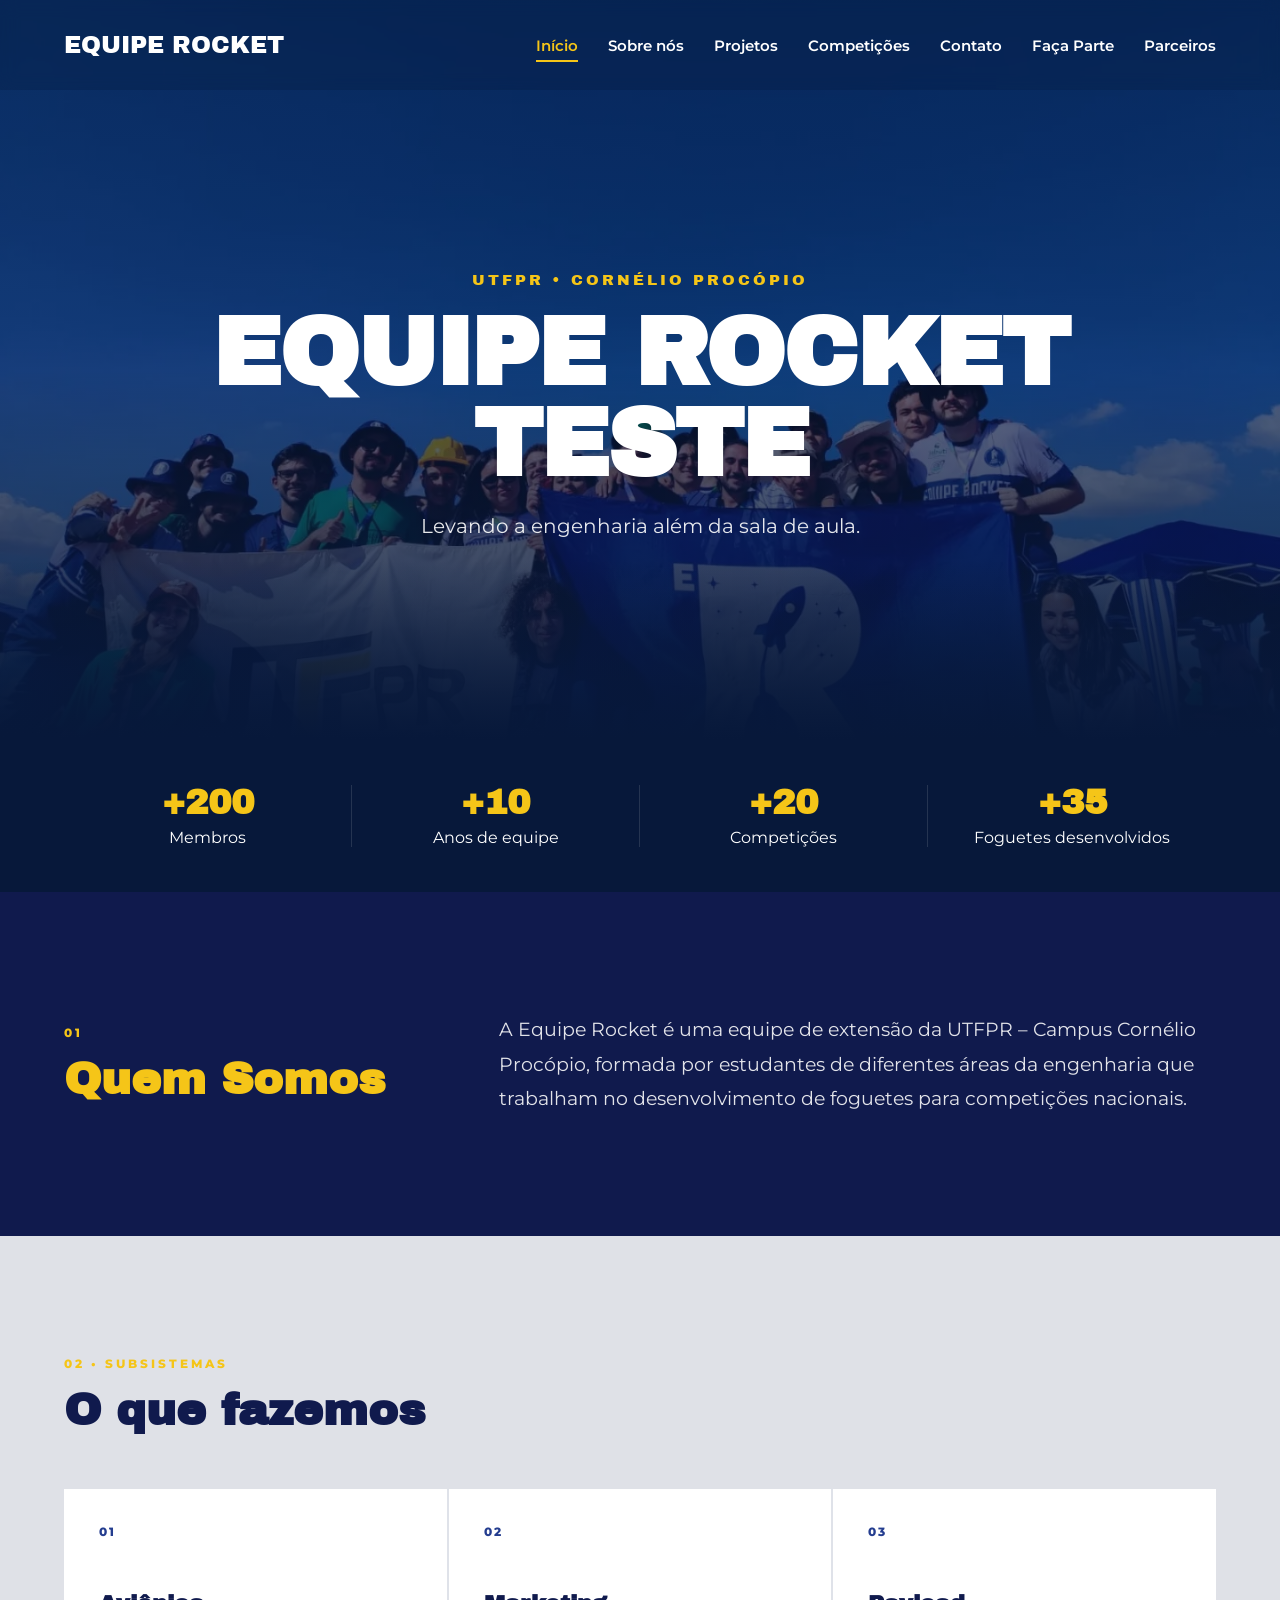
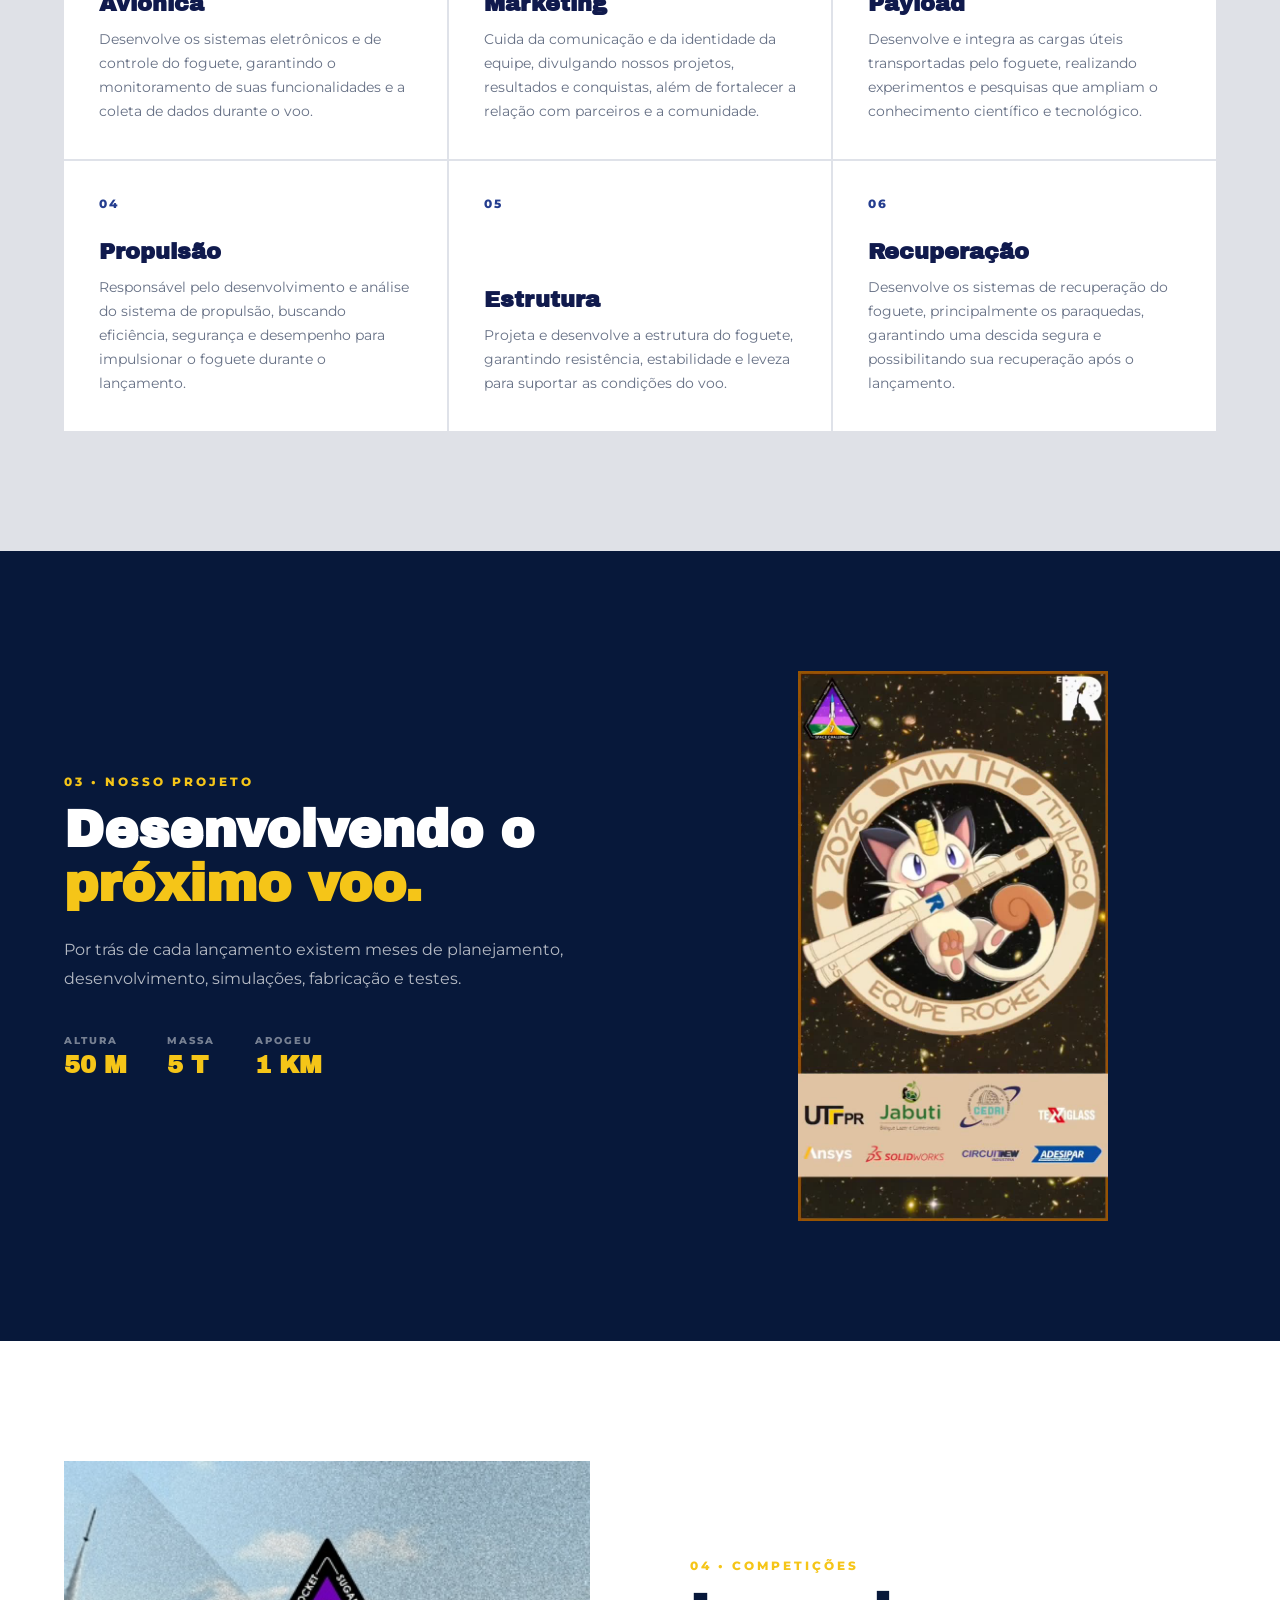
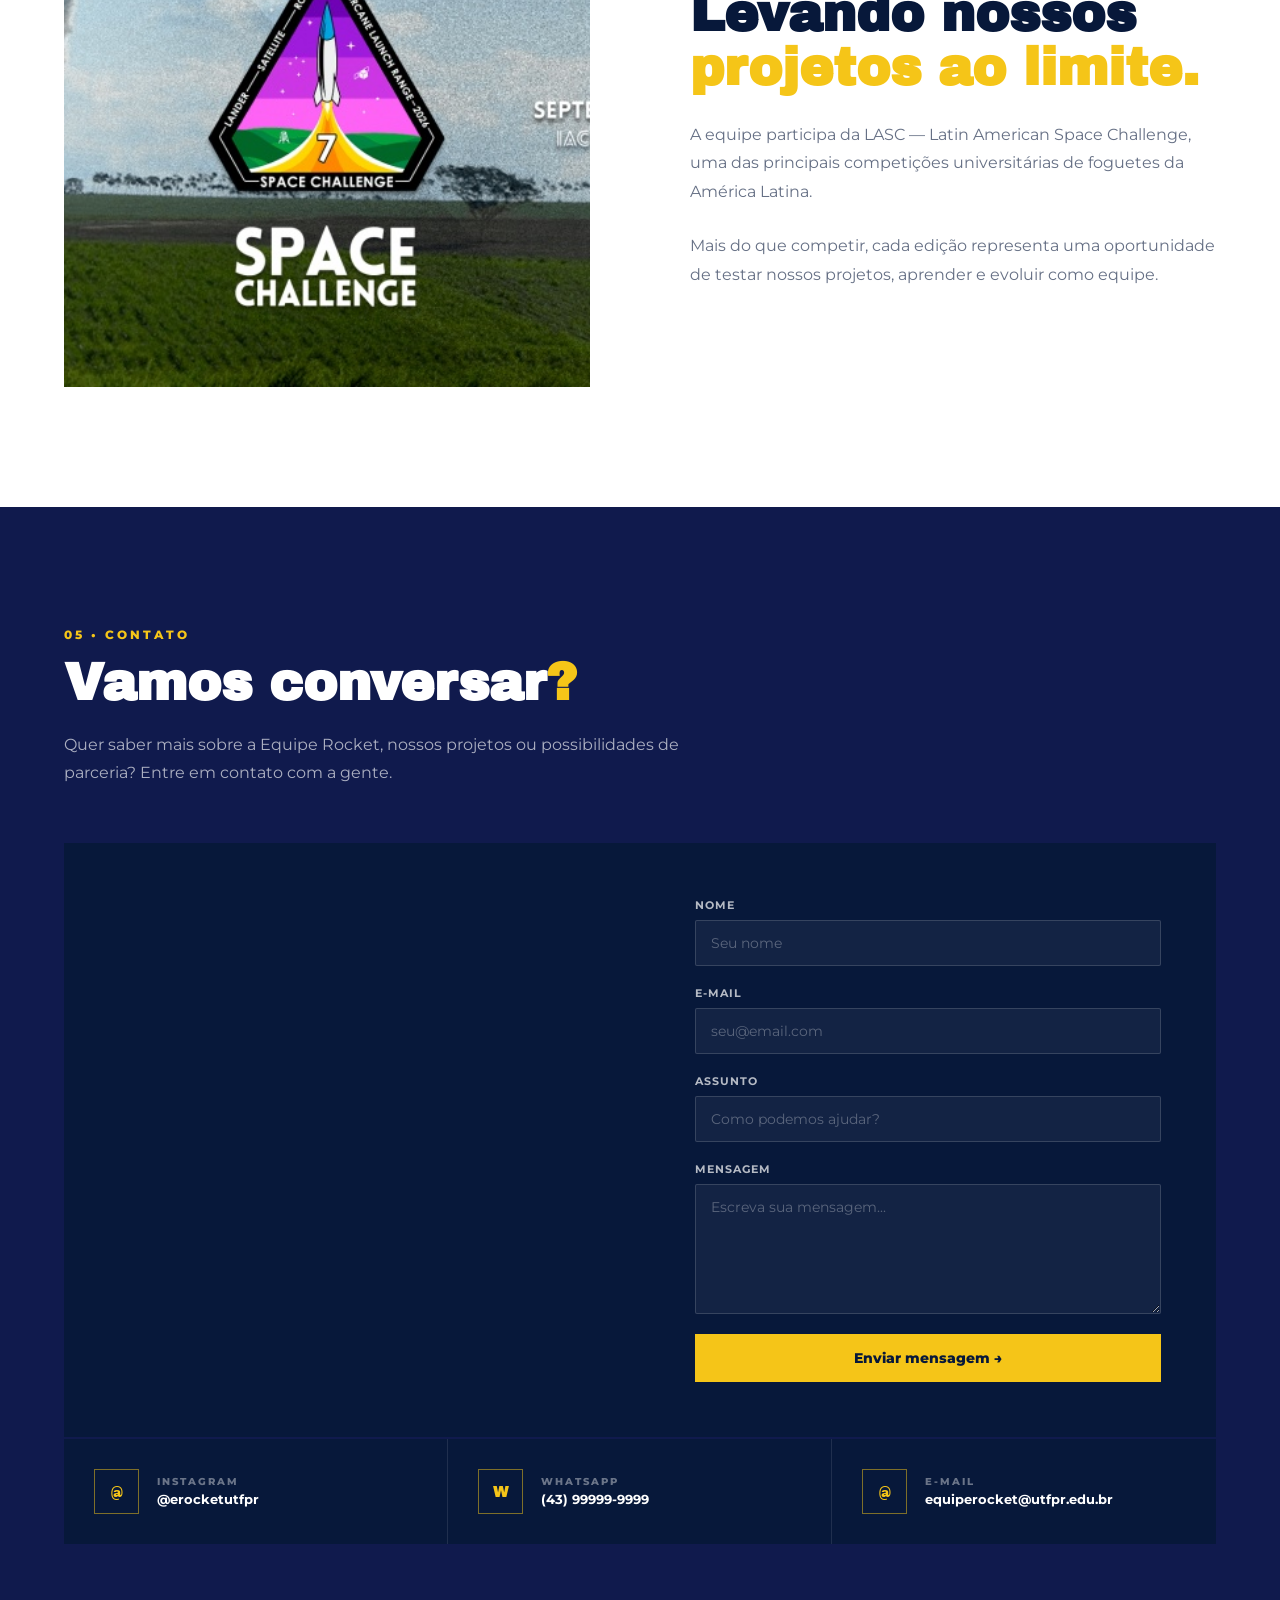
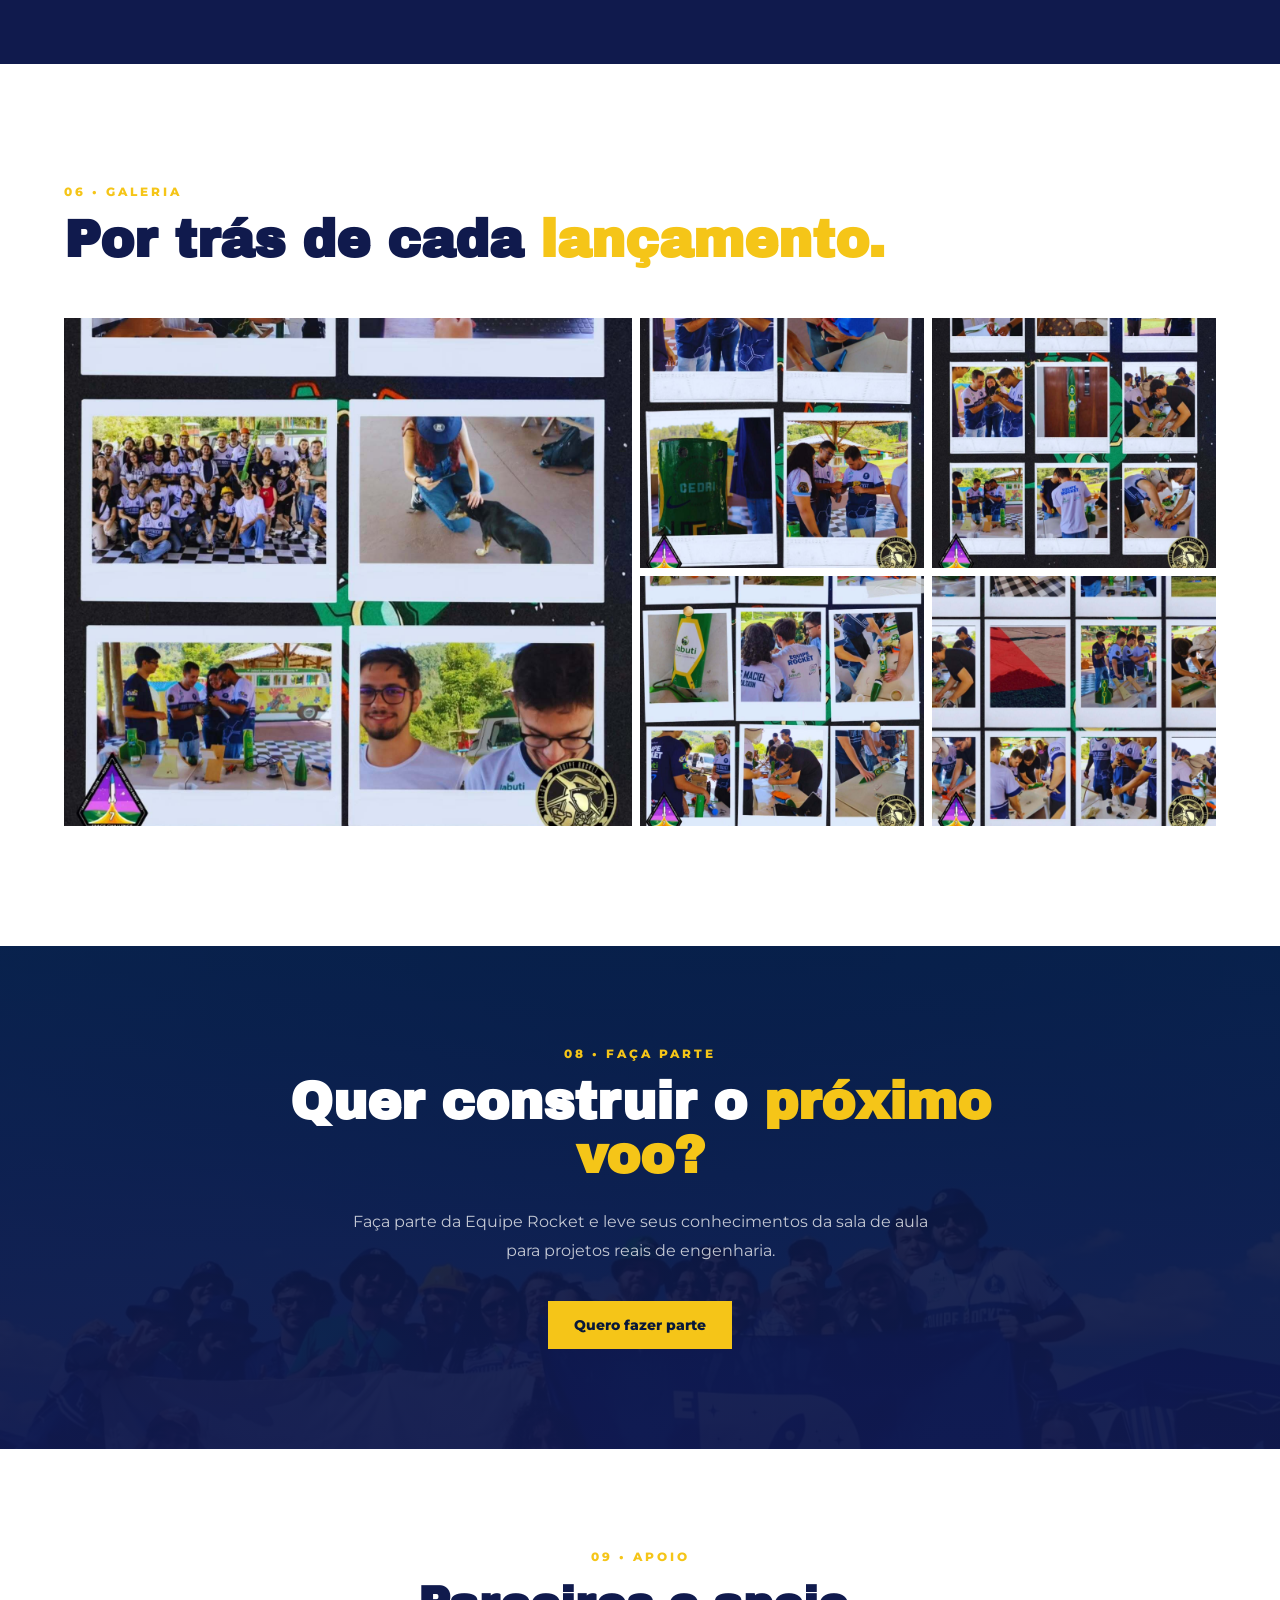
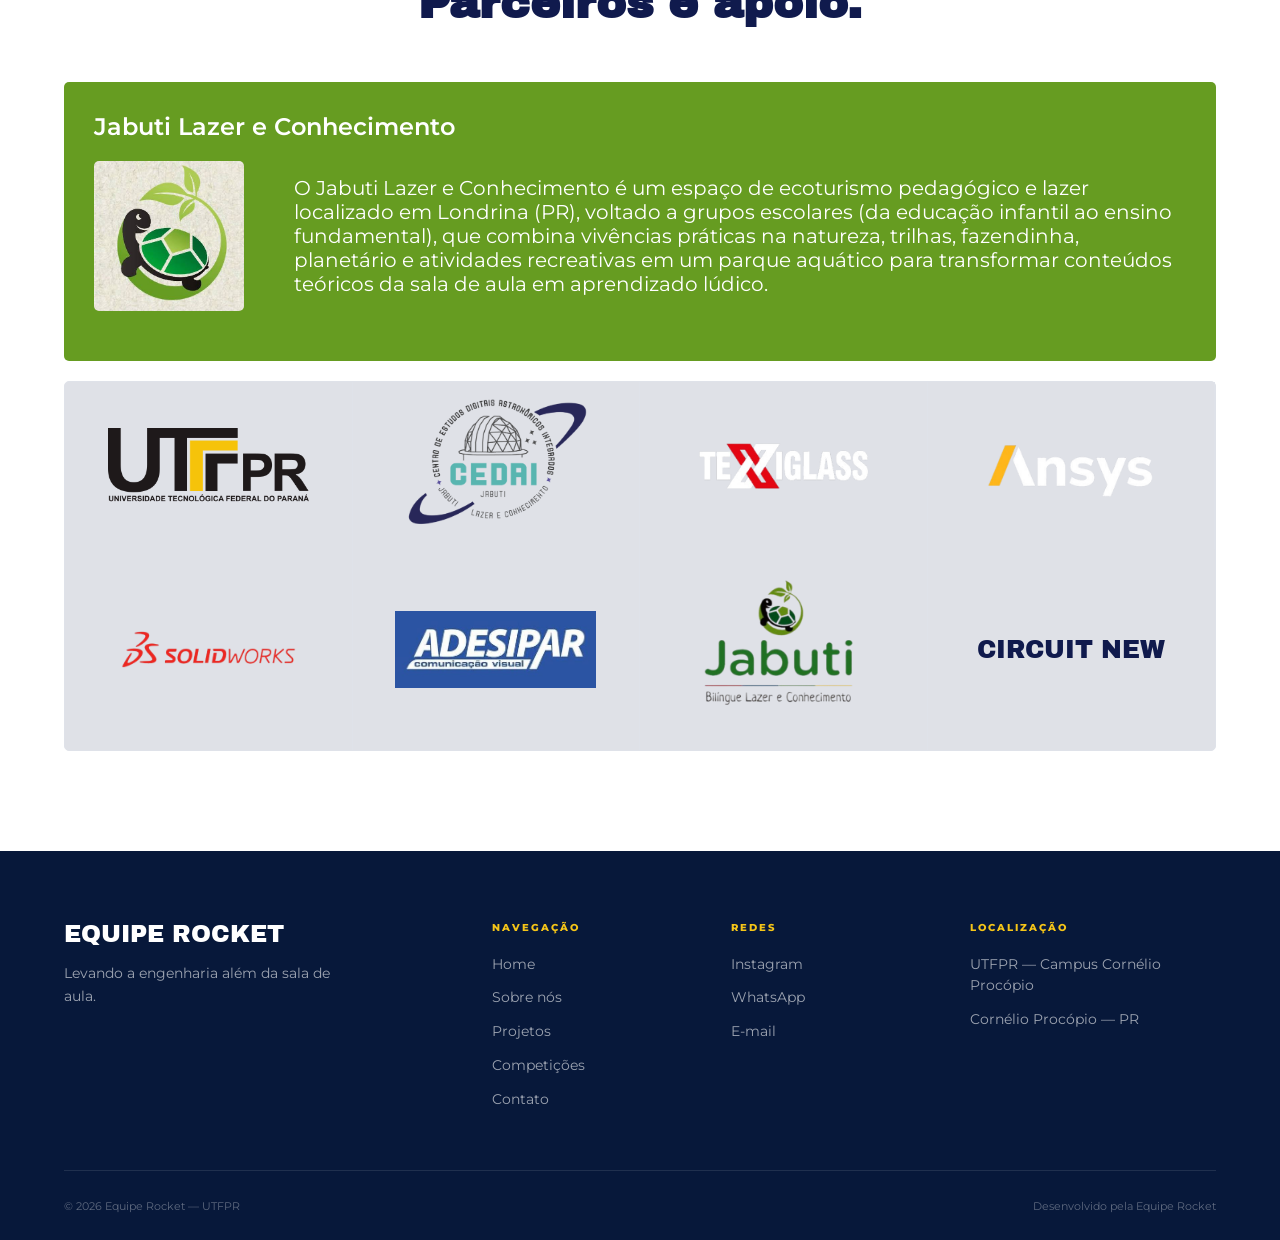
<file: index.html>
<!doctype html>
<html lang="pt-BR">
  <head>
    <meta charset="UTF-8" />
    <meta name="viewport" content="width=device-width, initial-scale=1.0" />
    <meta
      name="description"
      content="Equipe Rocket UTFPR Cornélio Procópio — desenvolvimento de foguetes e participação em competições aeroespaciais."
    />
    <title>Equipe Rocket | UTFPR Cornélio Procópio</title>
    <link rel="icon" href="./assets/images/logo_rocket.ico" />

    <!-- Fontes -->
    <link rel="preconnect" href="https://fonts.googleapis.com" />
    <link rel="preconnect" href="https://fonts.gstatic.com" crossorigin />
    <link
      href="https://fonts.googleapis.com/css2?family=Archivo+Black&family=Montserrat:ital,wght@0,100..900;1,100..900&display=swap"
      rel="stylesheet"
    />

    <!-- CSS -->
    <link rel="stylesheet" href="./assets/css/boot.css" />
    <link rel="stylesheet" href="./assets/css/home.css" />

    <!-- JS -->
    <script src="./assets/js/menu.js" defer></script>
  </head>

  <body>
    <!-- HEADER -->
    <header class="header">
      <div class="header__content">
        <a href="./index.html" class="header__logo"> EQUIPE ROCKET </a>

        <button
          class="menu-toggle"
          type="button"
          aria-label="Abrir menu"
          aria-expanded="false"
          aria-controls="main-menu"
        >
          <span></span>
          <span></span>
          <span></span>
        </button>

        <nav
          class="header__nav"
          id="main-menu"
          aria-label="Navegação principal"
        >
          <ul class="header__list">
            <li><a href="#inicio" class="header__link active"> Início </a></li>
            <li><a href="#about" class="header__link"> Sobre nós </a></li>
            <li><a href="#projeto" class="header__link"> Projetos </a></li>
            <li>
              <a href="#competicoes" class="header__link"> Competições </a>
            </li>
            <li><a href="#contato" class="header__link"> Contato </a></li>
            <li><a href="#facaparte" class="header__link"> Faça Parte </a></li>
            <li><a href="#parceiros" class="header__link"> Parceiros </a></li>
          </ul>
        </nav>
      </div>
    </header>

    <main>
      <!-- HERO -->
      <section class="hero" id="inicio">
        <img
          class="hero__image"
          src="./assets/images/banner02.jpg"
          alt="Equipe Rocket da UTFPR Cornélio Procópio"
        />
        <div class="hero__overlay"></div>
        <div class="hero__gradient"></div>

        <div class="hero__content">
          <p class="hero__university">UTFPR • CORNÉLIO PROCÓPIO</p>
          <h1 class="hero__title" id="cms-titulo-hero">EQUIPE ROCKET</h1>
          <p class="hero__subtitle" id="cms-subtitulo">
            Levando a engenharia além da sala de aula.
          </p>
        </div>
      </section>

      <!-- ESTATÍSTICAS -->
      <section class="stats">
        <div class="container">
          <div class="stats__grid">
            <article class="stat">
              <strong id="cms-membros"> +200 </strong>
              <span> Membros </span>
            </article>

            <article class="stat">
              <strong id="cms-anos"> +10 </strong>
              <span> Anos de equipe </span>
            </article>

            <article class="stat">
              <strong id="cms-competicoes"> +20 </strong>
              <span> Competições </span>
            </article>

            <article class="stat">
              <strong id="cms-foguetes"> +35 </strong>
              <span> Foguetes desenvolvidos </span>
            </article>
          </div>
        </div>
      </section>

      <!-- QUEM SOMOS -->
      <section class="about" id="about">
        <div class="container">
          <div class="about__content">
            <div class="section-heading">
              <span class="section-heading__number"> 01 </span>
              <h2 class="section-heading__title">Quem Somos</h2>
            </div>

            <div class="about__text">
              <p id="cms-sobre-texto">
                A Equipe Rocket é uma equipe de extensão da UTFPR – Campus
                Cornélio Procópio, formada por estudantes de diferentes áreas da
                engenharia que trabalham no desenvolvimento de foguetes para
                competições nacionais.
              </p>
            </div>
          </div>
        </div>
      </section>

      <!-- SUBSISTEMAS -->
      <section class="subsystems">
        <div class="container">
          <div class="section-title">
            <span> 02 • SUBSISTEMAS </span>
            <h2>O que fazemos</h2>
          </div>

          <div class="subsystems__grid">
            <article class="subsystem-card">
              <span class="subsystem-card__number"> 01 </span>
              <h3>Aviônica</h3>
              <p>
                Desenvolve os sistemas eletrônicos e de controle do foguete,
                garantindo o monitoramento de suas funcionalidades e a coleta de
                dados durante o voo.
              </p>
            </article>

            <article class="subsystem-card">
              <span class="subsystem-card__number"> 02 </span>
              <h3>Marketing</h3>
              <p>
                Cuida da comunicação e da identidade da equipe, divulgando
                nossos projetos, resultados e conquistas, além de fortalecer a
                relação com parceiros e a comunidade.
              </p>
            </article>

            <article class="subsystem-card">
              <span class="subsystem-card__number"> 03 </span>
              <h3>Payload</h3>
              <p>
                Desenvolve e integra as cargas úteis transportadas pelo foguete,
                realizando experimentos e pesquisas que ampliam o conhecimento
                científico e tecnológico.
              </p>
            </article>

            <article class="subsystem-card">
              <span class="subsystem-card__number"> 04 </span>
              <h3>Propulsão</h3>
              <p>
                Responsável pelo desenvolvimento e análise do sistema de
                propulsão, buscando eficiência, segurança e desempenho para
                impulsionar o foguete durante o lançamento.
              </p>
            </article>

            <article class="subsystem-card">
              <span class="subsystem-card__number"> 05 </span>
              <h3>Estrutura</h3>
              <p>
                Projeta e desenvolve a estrutura do foguete, garantindo
                resistência, estabilidade e leveza para suportar as condições do
                voo.
              </p>
            </article>

            <article class="subsystem-card">
              <span class="subsystem-card__number"> 06 </span>
              <h3>Recuperação</h3>
              <p>
                Desenvolve os sistemas de recuperação do foguete, principalmente
                os paraquedas, garantindo uma descida segura e possibilitando
                sua recuperação após o lançamento.
              </p>
            </article>
          </div>
        </div>
      </section>

      <!-- NOSSO FOGUETE -->
      <section class="rocket" id="projeto">
        <div class="container">
          <div class="rocket__content">
            <div class="rocket__text">
              <span class="section-number"> 03 • NOSSO PROJETO </span>

              <h2>
                Desenvolvendo o
                <span>próximo voo.</span>
              </h2>

              <p id="cms-foguete-texto">
                Por trás de cada lançamento existem meses de planejamento,
                desenvolvimento, simulações, fabricação e testes.
              </p>

              <div class="rocket__data">
                <div>
                  <span> ALTURA </span>
                  <strong id="cms-foguete-altura"> 1.5 M </strong>
                </div>

                <div>
                  <span> MASSA </span>
                  <strong id="cms-foguete-massa"> 5 Kg </strong>
                </div>

                <div>
                  <span> APOGEU </span>
                  <strong id="cms-foguete-apogeu"> 1 KM </strong>
                </div>
              </div>
            </div>

            <div class="rocket__image">
              <img
                id="cms-foguete-imagem"
                src="./assets/images/foguete.jpg"
                alt="Foguete desenvolvido pela Equipe Rocket"
              />
            </div>
          </div>
        </div>
      </section>

      <!-- COMPETIÇÕES -->
      <section class="competitions" id="competicoes">
        <div class="container">
          <div class="competitions__content">
            <div class="competitions__image">
              <img
                src="./assets/images/lasc.png"
                alt="Equipe Rocket durante uma competição"
              />
            </div>

            <div class="competitions__text">
              <span class="section-number"> 04 • COMPETIÇÕES </span>

              <h2>
                Levando nossos
                <span>projetos ao limite.</span>
              </h2>

              <p>
                A equipe participa da LASC — Latin American Space Challenge, uma
                das principais competições universitárias de foguetes da América
                Latina.
              </p>

              <p>
                Mais do que competir, cada edição representa uma oportunidade de
                testar nossos projetos, aprender e evoluir como equipe.
              </p>
            </div>
          </div>
        </div>
      </section>

      <!-- CONTATO -->
      <section class="contact" id="contato">
        <div class="container">
          <div class="contact__heading">
            <span class="section-number"> 05 • CONTATO </span>
            <h2>Vamos conversar<span>?</span></h2>
            <p>
              Quer saber mais sobre a Equipe Rocket, nossos projetos ou
              possibilidades de parceria? Entre em contato com a gente.
            </p>
          </div>

          <div class="contact__grid">
            <!-- MAPA -->
            <div class="contact__map">
              <iframe
                src="https://www.google.com/maps?q=UTFPR%20Corn%C3%A9lio%20Proc%C3%B3pio%20-%20Av.%20Alberto%20Carazzai%2C%201640&output=embed"
                title="Localização da UTFPR Cornélio Procópio"
                loading="lazy"
                referrerpolicy="no-referrer-when-downgrade"
                allowfullscreen
              ></iframe>
            </div>

            <!-- FORMULÁRIO -->
            <div class="contact__form">
              <form
                action="mailto:SEUEMAIL@EMAIL.COM"
                method="post"
                enctype="text/plain"
              >
                <div class="form-group">
                  <label for="name"> Nome </label>
                  <input
                    type="text"
                    id="name"
                    name="Nome"
                    placeholder="Seu nome"
                    autocomplete="name"
                    required
                  />
                </div>

                <div class="form-group">
                  <label for="email"> E-mail </label>
                  <input
                    type="email"
                    id="email"
                    name="Email"
                    placeholder="seu@email.com"
                    autocomplete="email"
                    required
                  />
                </div>

                <div class="form-group">
                  <label for="subject"> Assunto </label>
                  <input
                    type="text"
                    id="subject"
                    name="Assunto"
                    placeholder="Como podemos ajudar?"
                    required
                  />
                </div>

                <div class="form-group">
                  <label for="message"> Mensagem </label>
                  <textarea
                    id="message"
                    name="Mensagem"
                    rows="5"
                    placeholder="Escreva sua mensagem..."
                    required
                  ></textarea>
                </div>

                <button
                  type="submit"
                  class="button button--yellow em-desenvolvimento"
                >
                  Enviar mensagem →
                </button>
              </form>
            </div>
          </div>

          <!-- CONTATOS -->
          <div class="contact__links">
            <a
              href="https://instagram.com/erocketutfpr"
              target="_blank"
              rel="noopener noreferrer"
              class="contact-link"
            >
              <span class="contact-link__icon"> @ </span>
              <span class="contact-link__content">
                <small> INSTAGRAM </small>
                <strong> @erocketutfpr </strong>
              </span>
            </a>

            <a
              href="https://wa.me/5543999999999"
              target="_blank"
              rel="noopener noreferrer"
              class="contact-link"
            >
              <span class="contact-link__icon"> W </span>
              <span class="contact-link__content">
                <small> WHATSAPP </small>
                <strong> (43) 99999-9999 </strong>
              </span>
            </a>

            <a href="mailto:SEUEMAIL@EMAIL.COM" class="contact-link">
              <span class="contact-link__icon"> @ </span>
              <span class="contact-link__content">
                <small> E-MAIL </small>
                <strong> equiperocket@utfpr.edu.br </strong>
              </span>
            </a>
          </div>
        </div>
      </section>

      <!-- GALERIA -->
      <section class="gallery">
        <div class="container">
          <div class="gallery__heading">
            <div>
              <span class="section-number"> 06 • GALERIA </span>
              <h2>
                Por trás de cada
                <span>lançamento.</span>
              </h2>
            </div>
          </div>

          <!-- Os itens abaixo servem de fallback; o CMS substitui tudo -->
          <div class="gallery__grid" id="cms-galeria">
            <div class="gallery__item gallery__item--large">
              <img src="./assets/images/galeria/01.jpg" alt="Equipe Rocket" />
            </div>
            <div class="gallery__item">
              <img
                src="./assets/images/galeria/02.jpg"
                alt="Equipe Rocket durante desenvolvimento"
              />
            </div>
            <div class="gallery__item">
              <img
                src="./assets/images/galeria/03.jpg"
                alt="Manufatura do foguete"
              />
            </div>
            <div class="gallery__item">
              <img
                src="./assets/images/galeria/04.jpg"
                alt="Equipe Rocket durante competição"
              />
            </div>
            <div class="gallery__item">
              <img
                src="./assets/images/galeria/05.jpg"
                alt="Equipe Rocket durante competição"
              />
            </div>
          </div>
        </div>
      </section>

      <!-- FAÇA PARTE -->
      <section class="join" id="facaparte">
        <div class="join__overlay"></div>

        <div class="container">
          <div class="join__content">
            <span class="section-number"> 08 • FAÇA PARTE </span>

            <h2>
              Quer construir o
              <span>próximo voo?</span>
            </h2>

            <p>
              Faça parte da Equipe Rocket e leve seus conhecimentos da sala de
              aula para projetos reais de engenharia.
            </p>

            <a
              href=""
              id="cms-facaparte"
              class="button button--yellow em-desenvolvimento"
            >
              Quero fazer parte
            </a>
          </div>
        </div>
      </section>

      <!-- PARCEIROS -->
      <section class="partners" id="parceiros">
        <div class="container">
          <div class="section-title section-title--center">
            <span> 09 • APOIO </span>
            <h2>Parceiros e apoio.</h2>
          </div>

          <div class="main_partner">
            <p class="title_jabuti" id="cms-principal-nome">
              Jabuti Lazer e Conhecimento
            </p>
            <div>
              <img
                id="cms-principal-imagem"
                src="./assets/images/patrocinadores/jabuti.jpg"
                alt="Jabuti Lazer e Conhecimento"
              />
              <p id="cms-principal-descricao">
                O Jabuti Lazer e Conhecimento é um espaço de ecoturismo
                pedagógico e lazer localizado em Londrina (PR), voltado a grupos
                escolares (da educação infantil ao ensino fundamental), que
                combina vivências práticas na natureza, trilhas, fazendinha,
                planetário e atividades recreativas em um parque aquático para
                transformar conteúdos teóricos da sala de aula em aprendizado
                lúdico.
              </p>
            </div>
          </div>

          <!-- Fallback; o CMS substitui tudo -->
          <div
            class="partners__grid"
            id="cms-parceiros"
            style="background-color: var(--cinza-claro)"
          >
            <div class="partner">
              <img
                src="./assets/images/patrocinadores/UTFPR_logo.png"
                alt="UTFPR"
              />
            </div>
            <div class="partner">
              <img src="/assets/images/patrocinadores/cedai.png" alt="CEDAI" />
            </div>
            <div class="partner">
              <img
                src="/assets/images/patrocinadores/texiglass.png"
                alt="Texiglass"
              />
            </div>
            <div class="partner">
              <img src="/assets/images/patrocinadores/ansys.png" alt="Ansys" />
            </div>
            <div class="partner">
              <img
                src="/assets/images/patrocinadores/solidworks.png"
                alt="SolidWorks"
              />
            </div>
            <div class="partner">
              <img
                src="/assets/images/patrocinadores/adesipar.jpg"
                alt="Adesipar"
              />
            </div>
            <div class="partner">
              <img
                src="/assets/images/patrocinadores/jabuti2.png"
                alt="Jabuti"
              />
            </div>
            <div class="partner">
              <p>CIRCUIT NEW</p>
            </div>
          </div>
        </div>
      </section>
    </main>

    <!-- FOOTER -->
    <footer class="footer">
      <div class="container">
        <div class="footer__content">
          <div class="footer__brand">
            <span> EQUIPE ROCKET </span>
            <p>Levando a engenharia além da sala de aula.</p>
          </div>

          <div class="footer__column">
            <h3>NAVEGAÇÃO</h3>
            <a href="#inicio"> Home </a>
            <a href="#about"> Sobre nós </a>
            <a href="#projeto"> Projetos </a>
            <a href="#competicoes"> Competições </a>
            <a href="#contato"> Contato </a>
          </div>

          <div class="footer__column">
            <h3>REDES</h3>
            <a
              href="https://instagram.com/erocketutfpr"
              target="_blank"
              rel="noopener noreferrer"
            >
              Instagram
            </a>
            <a
              href="https://wa.me/5543999999999"
              target="_blank"
              rel="noopener noreferrer"
            >
              WhatsApp
            </a>
            <a href="mailto:emailrocket@utfpr"> E-mail </a>
          </div>

          <div class="footer__column">
            <h3>LOCALIZAÇÃO</h3>
            <p>UTFPR — Campus Cornélio Procópio</p>
            <p>Cornélio Procópio — PR</p>
          </div>
        </div>

        <div class="footer__bottom">
          <span> © 2026 Equipe Rocket — UTFPR </span>
          <span> Desenvolvido pela Equipe Rocket </span>
        </div>
      </div>
    </footer>

    <!-- AVISO DE DESENVOLVIMENTO -->
    <div class="development-modal" id="developmentModal">
      <div class="development-modal__content">
        <button
          class="development-modal__close"
          id="developmentModalClose"
          aria-label="Fechar aviso"
        >
          &times;
        </button>

        <span class="development-modal__number"> EM DESENVOLVIMENTO </span>
        <h2>Estamos preparando essa seção.</h2>
        <p>
          Essa parte do site ainda está sendo desenvolvida pela Equipe Rocket.
          Em breve teremos novidades por aqui.
        </p>

        <button class="development-modal__button" id="developmentModalButton">
          Entendi
        </button>
      </div>
    </div>

    <script src="https://identity.netlify.com/v1/netlify-identity-widget.js"></script>

    <script>
      // ---------- Helpers ----------
      const $ = (id) => document.getElementById(id);

      function setText(id, value) {
        const el = $(id);
        if (el && value) el.textContent = value;
      }

      function setImg(id, src, alt) {
        const el = $(id);
        if (el && src) {
          el.src = src;
          if (alt) el.alt = alt;
        }
      }

      // ---------- Puxar dados do CMS e injetar na tela ----------
      fetch("/data/conteudo.json")
        .then((response) => {
          if (!response.ok)
            throw new Error("Arquivo conteudo.json não encontrado");
          return response.json();
        })
        .then((data) => {
          // Hero e Quem Somos
          setText("cms-titulo-hero", data.titulo_hero);
          setText("cms-subtitulo", data.subtitulo);
          setText("cms-sobre-texto", data.sobre_texto);

          // Estatísticas
          const est = data.estatisticas || {};
          setText("cms-membros", est.membros);
          setText("cms-anos", est.anos);
          setText("cms-competicoes", est.competicoes);
          setText("cms-foguetes", est.foguetes);

          // Foguete
          const fog = data.foguete || {};
          setImg("cms-foguete-imagem", fog.imagem);
          setText("cms-foguete-texto", fog.texto);
          setText("cms-foguete-altura", fog.altura);
          setText("cms-foguete-massa", fog.massa);
          setText("cms-foguete-apogeu", fog.apogeu);

          // Galeria (a primeira foto é a grande)
          const galeria = $("cms-galeria");
          if (galeria && Array.isArray(data.galeria) && data.galeria.length) {
            galeria.replaceChildren(
              ...data.galeria.map((item, i) => {
                const div = document.createElement("div");
                div.className =
                  "gallery__item" + (i === 0 ? " gallery__item--large" : "");
                const img = document.createElement("img");
                img.src = item.imagem;
                img.alt = item.alt || "Equipe Rocket";
                img.loading = "lazy";
                div.appendChild(img);
                return div;
              }),
            );
          }

          // Patrocinador principal
          const pp = data.patrocinador_principal || {};
          setText("cms-principal-nome", pp.nome);
          setImg("cms-principal-imagem", pp.imagem, pp.nome);
          setText("cms-principal-descricao", pp.descricao);

          // Parceiros e apoio
          const parceiros = $("cms-parceiros");
          if (
            parceiros &&
            Array.isArray(data.patrocinadores) &&
            data.patrocinadores.length
          ) {
            parceiros.replaceChildren(
              ...data.patrocinadores.map((p) => {
                const div = document.createElement("div");
                div.className = "partner";
                if (p.imagem) {
                  const img = document.createElement("img");
                  img.src = p.imagem;
                  img.alt = p.nome || "";
                  img.loading = "lazy";
                  div.appendChild(img);
                } else {
                  const txt = document.createElement("p");
                  txt.textContent = p.nome || "";
                  div.appendChild(txt);
                }
                return div;
              }),
            );
          }

          // Botão "Quero fazer parte"
          // Se houver link, troca o botão por um clone sem os listeners
          // do modal "em desenvolvimento" e aponta para o formulário.
          const btn = $("cms-facaparte");
          if (btn && data.link_facaparte) {
            const novo = btn.cloneNode(true);
            novo.classList.remove("em-desenvolvimento");
            novo.href = data.link_facaparte;
            novo.target = "_blank";
            novo.rel = "noopener noreferrer";
            btn.replaceWith(novo);
          }
        })
        .catch((error) => console.warn("Aviso do CMS:", error));

      // ---------- Redirecionamento após o login no painel ----------
      if (window.netlifyIdentity) {
        window.netlifyIdentity.on("init", (user) => {
          if (!user) {
            window.netlifyIdentity.on("login", () => {
              document.location.href = "/admin/";
            });
          }
        });
      }

      // ---------- Link ativo conforme o scroll ----------
      // (function () {
      //   const links = [...document.querySelectorAll(".header__link")];
      //   const secoes = links.map((l) =>
      //     document.querySelector(l.getAttribute("href")),
      //   );
      //   const header = document.querySelector(".header");

      //   function atualizarLinkAtivo() {
      //     const margem = (header ? header.offsetHeight : 0) + 80;
      //     let atual = 0;

      //     secoes.forEach((secao, i) => {
      //       if (secao && secao.getBoundingClientRect().top <= margem) atual = i;
      //     });

      //     // No fim da página, marca o último link
      //     if (
      //       window.innerHeight + window.scrollY >=
      //       document.documentElement.scrollHeight - 2
      //     ) {
      //       atual = secoes.length - 1;
      //     }

      //     links.forEach((l, i) => l.classList.toggle("active", i === atual));
      //   }

      //   window.addEventListener("scroll", atualizarLinkAtivo, {
      //     passive: true,
      //   });
      //   window.addEventListener("resize", atualizarLinkAtivo);
      //   atualizarLinkAtivo();
      // })();
    </script>
  </body>
</html>
</file>
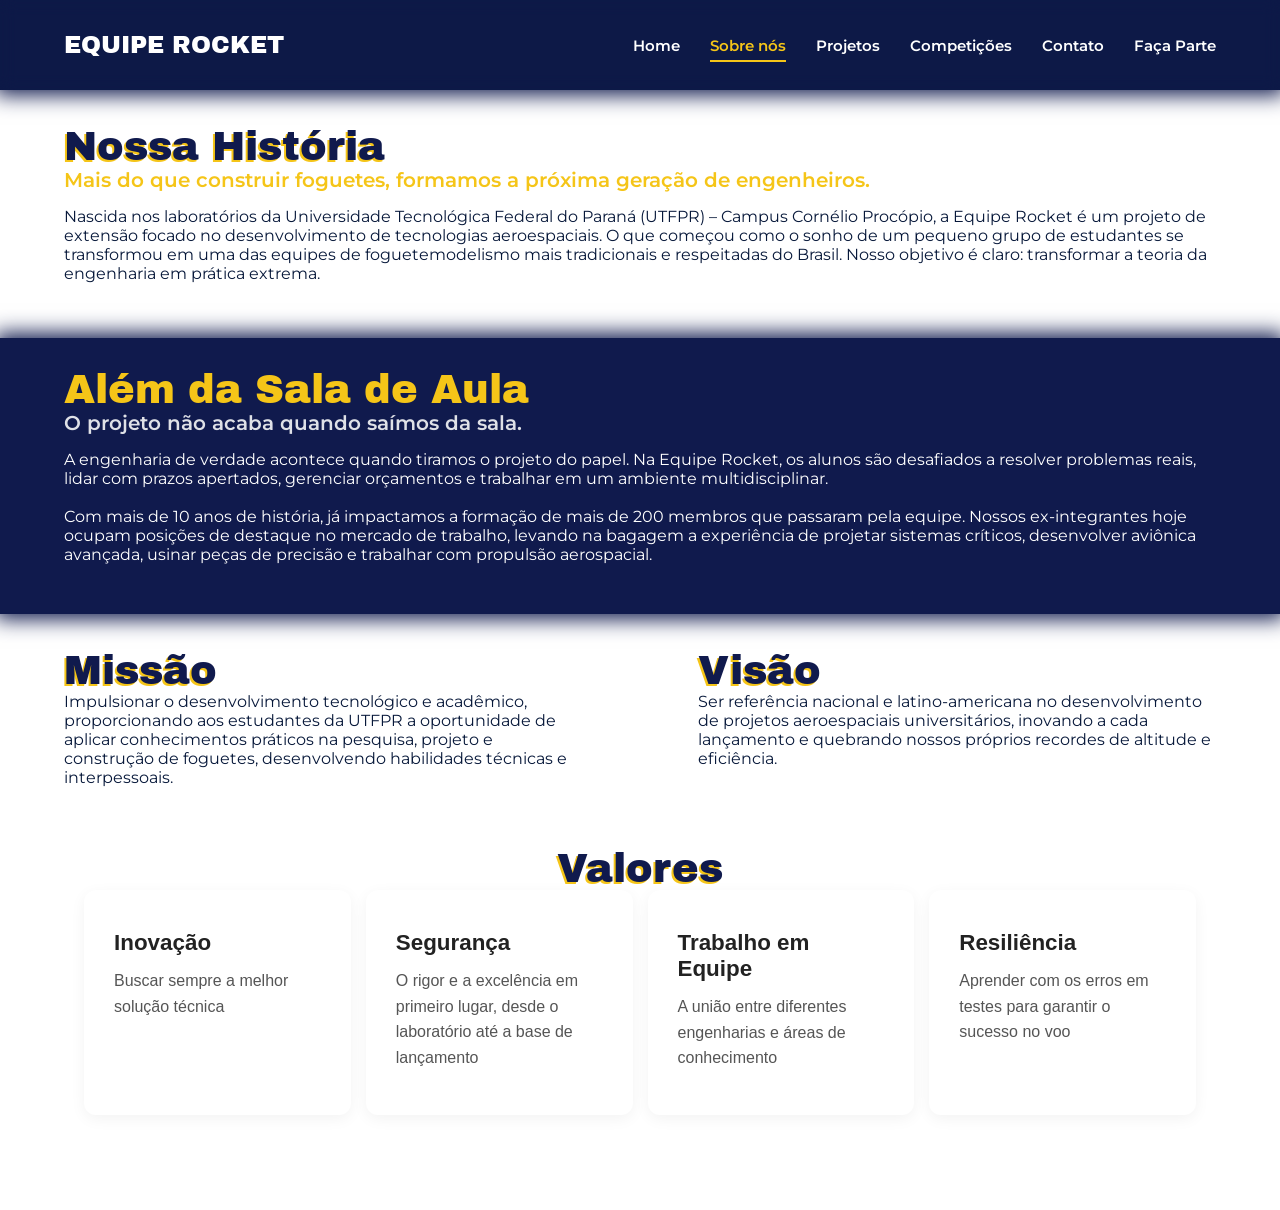
<file: pages/sobre.html>
<!doctype html>
<html lang="pt-BR">
  <head>
    <meta charset="UTF-8" />

    <meta name="viewport" content="width=device-width, initial-scale=1.0" />

    <meta
      name="description"
      content="Equipe Rocket UTFPR Cornélio Procópio — desenvolvimento de foguetes e participação em competições aeroespaciais."
    />

    <title>Equipe Rocket | Saiba mais</title>

    <link rel="icon" href="../assets/images/logo_rocket.ico" />

    <!-- Fontes -->
    <link rel="preconnect" href="https://fonts.googleapis.com" />
    <link rel="preconnect" href="https://fonts.gstatic.com" crossorigin />
    <link
      href="https://fonts.googleapis.com/css2?family=Archivo+Black&family=Montserrat:ital,wght@0,100..900;1,100..900&display=swap"
      rel="stylesheet"
    />

    <!-- CSS -->
    <link rel="stylesheet" href="../assets/css/boot.css" />
    <link rel="stylesheet" href="../assets/css/home.css" />
    <link rel="stylesheet" href="../assets/css/sobre.css" />

    <!-- JS -->
    <script src="../assets/js/menu.js" defer></script>
  </head>

  <body>
    <!-- =====================================================
         HEADER
    ====================================================== -->

    <header class="header">
      <div class="header__content">
        <a href="../index.html" class="header__logo"> EQUIPE ROCKET </a>

        <button
          class="menu-toggle"
          type="button"
          aria-label="Abrir menu"
          aria-expanded="false"
          aria-controls="main-menu"
        >
          <span></span>
          <span></span>
          <span></span>
        </button>

        <nav
          class="header__nav"
          id="main-menu"
          aria-label="Navegação principal"
        >
          <ul class="header__list">
            <li>
              <a href="../index.html" class="header__link"> Home </a>
            </li>

            <li>
              <a href="./sobre.html" class="header__link active"> Sobre nós </a>
            </li>

            <li>
              <a href="./projetos.html" class="header__link"> Projetos </a>
            </li>

            <li>
              <a href="./competicoes.html" class="header__link"> Competições </a>
            </li>

            <li>
              <a href="../index.html#contato" class="header__link"> Contato </a>
            </li>

            <li>
              <a href="./faca-parte.html" class="header__link"> Faça Parte </a>
            </li>
          </ul>
        </nav>
      </div>
    </header>

    <main>
      <div class="overlay_header"></div>
      <section class="introducao">
        <div class="content">
          <p class="title">Nossa História</p>
          <p class="subtitle">
            Mais do que construir foguetes, formamos a próxima geração de
            engenheiros.
          </p>
          <p class="text">
            Nascida nos laboratórios da Universidade Tecnológica Federal do
            Paraná (UTFPR) – Campus Cornélio Procópio, a Equipe Rocket é um
            projeto de extensão focado no desenvolvimento de tecnologias
            aeroespaciais. O que começou como o sonho de um pequeno grupo de
            estudantes se transformou em uma das equipes de foguetemodelismo
            mais tradicionais e respeitadas do Brasil. Nosso objetivo é claro:
            transformar a teoria da engenharia em prática extrema.
          </p>
        </div>
      </section>

      <section class="impacto">
        <!-- <div class="overlay"></div> -->
        <div class="content">
          <p class="title">Além da Sala de Aula</p>
          <p class="subtitle">O projeto não acaba quando saímos da sala.</p>
          <p class="text">
            A engenharia de verdade acontece quando tiramos o projeto do papel.
            Na Equipe Rocket, os alunos são desafiados a resolver problemas
            reais, lidar com prazos apertados, gerenciar orçamentos e trabalhar
            em um ambiente multidisciplinar. <br /><br />
            Com mais de 10 anos de história, já impactamos a formação de mais de
            200 membros que passaram pela equipe. Nossos ex-integrantes hoje
            ocupam posições de destaque no mercado de trabalho, levando na
            bagagem a experiência de projetar sistemas críticos, desenvolver
            aviônica avançada, usinar peças de precisão e trabalhar com
            propulsão aerospacial.
          </p>
        </div>
      </section>

      <section class="mvv">
        <div class="mvv_content">
          <div class="mvv_top">
            <div class="missao">
              <p class="title">Missão</p>
              <p class="content">
                Impulsionar o desenvolvimento tecnológico e acadêmico,
                proporcionando aos estudantes da UTFPR a oportunidade de aplicar
                conhecimentos práticos na pesquisa, projeto e construção de
                foguetes, desenvolvendo habilidades técnicas e interpessoais.
              </p>
            </div>

            <div class="visao">
              <p class="title">Visão</p>
              <p class="content">
                Ser referência nacional e latino-americana no desenvolvimento de
                projetos aeroespaciais universitários, inovando a cada
                lançamento e quebrando nossos próprios recordes de altitude e
                eficiência.
              </p>
            </div>
          </div>

          <div class="valores">
            <p class="title">Valores</p>
            <div class="cards">
              <div class="valor">
                <p class="valor_title">Inovação</p>
                <p class="valor_descricao">Buscar sempre a melhor solução técnica</p>
              </div>
              <div class="valor">
                <p class="valor_title">Segurança</p>
                <p class="valor_descricao">O rigor e a excelência em primeiro lugar, desde o laboratório até a base de lançamento</p>
              </div>
              <div class="valor">
                <p class="valor_title">Trabalho em Equipe</p>
                <p class="valor_descricao">A união entre diferentes engenharias e áreas de conhecimento</p>
              </div>
              <div class="valor">
                <p class="valor_title">Resiliência</p>
                <p class="valor_descricao">Aprender com os erros em testes para garantir o sucesso no voo</p>
              </div>
            </div>
          </div>
        </div>
      </section>
    </main>
  </body>
</html>
</file>
<file: assets/css/boot.css>
:root {
    --azul: #101a4d;
    --azul-escuro: #07183a;
    --azul-claro: #243d8f;
    --amarelo: #f5c518;

    --branco: #ffffff;
    --cinza-claro: #dfe1e7;
    --cinza: #667085;
    --borda: #dfe2e9;

    --largura-conteudo: 1200px;
}

* {
    margin: 0;
    padding: 0;
    box-sizing: border-box;
}

html {
    scroll-behavior: smooth;
}

body {
    min-width: 320px;

    background-color: var(--branco);
    color: var(--azul-escuro);

    font-family: 'Montserrat', sans-serif;
}

img {
    display: block;
    max-width: 100%;
}

button,
input,
textarea {
    font: inherit;
}

button {
    cursor: pointer;
}

a {
    color: inherit;
}

.container {
    width: min(90%, var(--largura-conteudo));
    margin: 0 auto;
}
</file>
<file: assets/css/home.css>
/* =========================================================
   HEADER
========================================================= */

.header {
  position: sticky;
  top: 0;
  z-index: 1000;

  height: 90px;

  background-color: rgba(7, 24, 58, 0.25);
  backdrop-filter: blur(8px);
}

.header__content {
  width: min(90%, var(--largura-conteudo));
  height: 100%;

  margin: 0 auto;

  display: flex;
  align-items: center;
  justify-content: space-between;
}

.header__logo {
  color: var(--branco);

  font-family: "Archivo Black", sans-serif;
  font-size: 24px;

  text-decoration: none;

  white-space: nowrap;
}

.header__list {
  display: flex;
  align-items: center;
  gap: 30px;

  list-style: none;
}

.header__link {
  position: relative;

  color: var(--branco);

  font-size: 15px;
  font-weight: 600;

  text-decoration: none;

  transition: color 0.2s ease;
}

.header__link::after {
  content: "";

  position: absolute;
  left: 0;
  bottom: -7px;

  width: 0;
  height: 2px;

  background-color: var(--amarelo);

  transition: width 0.2s ease;
}

.header__link:hover,
.header__link.active {
  color: var(--amarelo);
}

.header__link:hover::after,
.header__link.active::after {
  width: 100%;
}

/* =========================================================
   MENU MOBILE
========================================================= */

.menu-toggle {
  display: none;

  width: 42px;
  height: 42px;

  padding: 8px;

  border: 0;
  background: transparent;
}

.menu-toggle span {
  display: block;

  width: 100%;
  height: 2px;

  margin: 5px 0;

  background-color: var(--branco);

  transition:
    transform 0.2s ease,
    opacity 0.2s ease;
}

/* =========================================================
   HERO
========================================================= */

.hero {
  position: relative;

  min-height: 740px;

  margin-top: -90px;

  overflow: hidden;

  display: flex;
  align-items: center;
  justify-content: center;

  text-align: center;

  color: var(--branco);
}

.hero__image {
  position: absolute;
  inset: 0;
  z-index: -3;

  width: 100%;
  height: 100%;

  object-fit: cover;
  object-position: center;
}

.hero__overlay {
  position: absolute;
  inset: 0;
  z-index: -2;

  background: linear-gradient(
    to bottom,
    rgba(5, 20, 50, 0.7),
    rgba(8, 22, 55, 0.62) 50%,
    rgba(7, 24, 58, 0.92)
  );
}

.hero__gradient {
  position: absolute;
  left: 0;
  right: 0;
  bottom: 0;
  z-index: -1;

  height: 180px;

  background: linear-gradient(to top, var(--azul-escuro), transparent);
}

.hero__content {
  width: min(90%, 1000px);

  padding-top: 70px;
}

.hero__university {
  margin-bottom: 20px;

  color: var(--amarelo);

  font-family: "Archivo Black", sans-serif;
  font-size: clamp(0.75rem, 1.5vw, 0.95rem);

  letter-spacing: 3px;
}

.hero__title {
  font-family: "Archivo Black", sans-serif;
  font-size: clamp(3.2rem, 8vw, 6rem);

  line-height: 0.95;
  letter-spacing: -2px;
}

.hero__subtitle {
  margin-top: 24px;

  color: rgba(255, 255, 255, 0.9);

  font-size: clamp(1rem, 2vw, 1.25rem);
}

/* =========================================================
   ESTATÍSTICAS
========================================================= */

.stats {
  padding: 45px 0;

  background-color: var(--azul-escuro);
}

.stats__grid {
  display: grid;
  grid-template-columns: repeat(4, 1fr);
}

.stat {
  padding: 0 20px;

  text-align: center;

  border-right: 1px solid rgba(255, 255, 255, 0.12);
}

.stat:last-child {
  border-right: 0;
}

.stat strong {
  display: block;

  color: var(--amarelo);

  font-family: "Archivo Black", sans-serif;
  font-size: clamp(1.8rem, 4vw, 2.2rem);

  line-height: 1;
}

.stat span {
  display: block;

  margin-top: 8px;

  color: var(--branco);

  font-size: clamp(0.8rem, 1.5vw, 1rem);
}

/* =========================================================
   TÍTULOS DE SEÇÃO
========================================================= */

.section-heading__number,
.section-title > span,
.section-number {
  display: block;

  margin-bottom: 15px;

  color: var(--amarelo);

  font-size: 0.75rem;
  font-weight: 800;

  letter-spacing: 3px;
}

.section-heading__title,
.section-title h2 {
  font-family: "Archivo Black", sans-serif;
}

.section-title {
  margin-bottom: 55px;
}

.section-title h2 {
  color: var(--azul);
  font-size: clamp(2rem, 5vw, 2.8rem);
}

.section-title--center {
  text-align: center;
}

.section-title--center h2 {
  color: var(--azul);
}

.section-title--center strong {
  color: var(--amarelo);
}

/* =========================================================
   QUEM SOMOS
========================================================= */

.about {
  padding: 120px 0;

  background-color: var(--azul);

  color: var(--branco);
}

.about__content {
  display: grid;
  grid-template-columns: 0.7fr 1.5fr;

  align-items: center;

  gap: clamp(40px, 8vw, 100px);
}

.section-heading__title {
  color: var(--amarelo);

  font-size: clamp(2rem, 5vw, 2.8rem);
}

.about__text p {
  max-width: 750px;

  color: rgba(255, 255, 255, 0.88);

  font-size: clamp(1rem, 2vw, 1.2rem);
  line-height: 1.8;
}

.text-link {
  display: inline-block;

  margin-top: 25px;

  color: var(--amarelo);

  font-size: 0.95rem;
  font-weight: 700;

  text-decoration: none;

  transition:
    color 0.2s ease,
    transform 0.2s ease;
}

.text-link:hover {
  color: var(--branco);
  transform: translateX(5px);
}

/* =========================================================
   SUBSISTEMAS
========================================================= */

.subsystems {
  padding: 120px 0;

  background-color: var(--cinza-claro);
}

.subsystems__grid {
  display: grid;
  grid-template-columns: repeat(3, 1fr);

  gap: 2px;

  background-color: var(--borda);
}

.subsystem-card {
  position: relative;

  min-height: 270px;

  padding: 35px;

  display: flex;
  flex-direction: column;
  justify-content: space-between;

  background-color: var(--branco);

  overflow: hidden;

  transition:
    background-color 0.25s ease,
    transform 0.25s ease;
}

.subsystem-card:hover {
  z-index: 2;

  background-color: var(--azul);

  transform: translateY(-5px);
}

.subsystem-card__number {
  color: var(--azul-claro);

  font-size: 0.75rem;
  font-weight: 800;

  letter-spacing: 2px;

  transition: color 0.25s ease;
}

.subsystem-card h3 {
  margin-top: auto;
  margin-bottom: 12px;

  color: var(--azul);

  font-family: "Archivo Black", sans-serif;
  font-size: 1.4rem;

  transition: color 0.25s ease;
}

.subsystem-card p {
  color: var(--cinza);

  font-size: 0.88rem;
  line-height: 1.7;

  transition: color 0.25s ease;
}

.subsystem-card:hover .subsystem-card__number,
.subsystem-card:hover h3 {
  color: var(--amarelo);
}

.subsystem-card:hover p {
  color: rgba(255, 255, 255, 0.7);
}

/* =========================================================
   NOSSO FOGUETE
========================================================= */

.rocket {
  padding: 120px 0;

  background-color: var(--azul-escuro);

  color: var(--branco);

  overflow: hidden;
}

.rocket__content {
  display: grid;
  grid-template-columns: 1fr 1fr;

  align-items: center;

  gap: clamp(40px, 8vw, 100px);
}

.rocket__text h2,
.competitions__text h2,
.join__content h2,
.contact__heading h2,
.gallery__heading h2 {
  font-family: "Archivo Black", sans-serif;

  font-size: clamp(2.2rem, 5vw, 3.2rem);

  line-height: 1.05;
}

.rocket__text h2 span,
.competitions__text h2 span,
.join__content h2 span,
.contact__heading h2 span,
.gallery__heading h2 span {
  color: var(--amarelo);
}

.rocket__text > p {
  max-width: 600px;

  margin-top: 25px;

  color: rgba(255, 255, 255, 0.7);

  font-size: 1rem;
  line-height: 1.8;
}

.rocket__data {
  display: flex;
  gap: clamp(20px, 4vw, 40px);

  margin: 40px 0;
}

.rocket__data div {
  display: flex;
  flex-direction: column;
  gap: 5px;
}

.rocket__data span {
  color: rgba(255, 255, 255, 0.45);

  font-size: 0.65rem;
  font-weight: 800;

  letter-spacing: 2px;
}

.rocket__data strong {
  color: var(--amarelo);

  font-family: "Archivo Black", sans-serif;
  font-size: 1.5rem;
}

.rocket__image {
  min-height: 450px;

  display: flex;
  align-items: center;
  justify-content: center;
}

.rocket__image img {
  width: 100%;
  max-height: 550px;

  object-fit: contain;
}

.button {
  display: inline-flex;
  align-items: center;
  justify-content: center;

  min-height: 48px;

  padding: 12px 24px;

  border: 2px solid transparent;

  font-size: 0.9rem;
  font-weight: 800;

  text-decoration: none;

  transition:
    background-color 0.2s ease,
    color 0.2s ease,
    border-color 0.2s ease;
}

.button--yellow {
  background-color: var(--amarelo);
  border-color: var(--amarelo);

  color: var(--azul-escuro);
}

.button--yellow:hover {
  background-color: transparent;

  color: var(--amarelo);
}

/* =========================================================
   COMPETIÇÕES
========================================================= */

.competitions {
  padding: 120px 0;

  background-color: var(--branco);
}

.competitions__content {
  display: grid;
  grid-template-columns: 1fr 1fr;

  align-items: center;

  gap: clamp(40px, 8vw, 100px);
}

.competitions__image {
  min-height: 520px;

  overflow: hidden;
}

.competitions__image img {
  width: 100%;
  height: 100%;

  object-fit: cover;

  transition: transform 0.5s ease;
}

.competitions__image:hover img {
  transform: scale(1.04);
}

.competitions__text > p {
  margin-top: 25px;

  color: var(--cinza);

  font-size: 1rem;
  line-height: 1.8;
}

/* =========================================================
   HISTÓRIA
========================================================= */

.history {
  padding: 120px 0;

  background-color: var(--cinza-claro);
}

.timeline {
  position: relative;

  max-width: 900px;

  margin: 0 auto;
}

.timeline::before {
  content: "";

  position: absolute;

  top: 0;
  bottom: 0;
  left: 105px;

  width: 1px;

  background-color: var(--borda);
}

.timeline__item {
  display: grid;
  grid-template-columns: 80px 1fr;

  gap: 50px;

  padding: 30px 0;
}

.timeline__year {
  color: var(--amarelo);

  font-family: "Archivo Black", sans-serif;
  font-size: 1.3rem;

  text-align: right;
}

.timeline__content {
  position: relative;

  padding-left: 40px;
}

.timeline__content::before {
  content: "";

  position: absolute;

  top: 6px;
  left: -7px;

  width: 13px;
  height: 13px;

  border: 4px solid var(--cinza-claro);
  border-radius: 50%;

  background-color: var(--amarelo);
}

.timeline__content h3 {
  margin-bottom: 10px;

  color: var(--azul);

  font-family: "Archivo Black", sans-serif;
  font-size: 1.3rem;
}

.timeline__content p {
  color: var(--cinza);

  font-size: 0.9rem;
  line-height: 1.7;
}

/* =========================================================
   GALERIA
========================================================= */

.gallery {
  padding: 120px 0;

  background-color: var(--branco);
}

.gallery__heading {
  display: flex;
  align-items: end;
  justify-content: space-between;

  gap: 30px;

  margin-bottom: 50px;
}

.gallery__heading h2 {
  color: var(--azul);
}

.gallery__grid {
  display: grid;

  grid-template-columns: 2fr 1fr 1fr;
  grid-template-rows: 250px 250px;

  gap: 8px;
}

.gallery__item {
  overflow: hidden;
}

.gallery__item--large {
  grid-row: span 2;
}

.gallery__item img {
  width: 100%;
  height: 100%;

  object-fit: cover;

  transition: transform 0.5s ease;
}

.gallery__item:hover img {
  transform: scale(1.05);
}

/* =========================================================
   CONTATO
========================================================= */

.contact {
  padding: 120px 0;

  background-color: var(--azul);

  color: var(--branco);
}

.contact__heading {
  margin-bottom: 55px;
}

.contact__heading h2 {
  color: var(--branco);
}

.contact__heading > p {
  max-width: 650px;

  margin-top: 20px;

  color: rgba(255, 255, 255, 0.65);

  font-size: 1rem;
  line-height: 1.8;
}

.contact__grid {
  display: grid;
  grid-template-columns: 1fr 1fr;

  background-color: rgba(255, 255, 255, 0.08);
}

.contact__map {
  min-height: 550px;

  background-color: var(--azul-escuro);
}

.contact__map iframe {
  display: block;

  width: 100%;
  height: 100%;
  min-height: 550px;

  border: 0;
}

.contact__form {
  padding: clamp(30px, 5vw, 55px);

  background-color: var(--azul-escuro);
}

.contact__form form {
  display: flex;
  flex-direction: column;

  gap: 20px;
}

.form-group {
  display: flex;
  flex-direction: column;

  gap: 8px;
}

.form-group label {
  color: rgba(255, 255, 255, 0.7);

  font-size: 0.7rem;
  font-weight: 700;

  letter-spacing: 1px;
  text-transform: uppercase;
}

.form-group input,
.form-group textarea {
  width: 100%;

  padding: 13px 15px;

  border: 1px solid rgba(255, 255, 255, 0.15);
  border-radius: 2px;

  outline: none;

  background-color: rgba(255, 255, 255, 0.05);

  color: var(--branco);

  font-family: "Montserrat", sans-serif;
  font-size: 0.9rem;

  transition:
    border-color 0.2s ease,
    background-color 0.2s ease;
}

.form-group input::placeholder,
.form-group textarea::placeholder {
  color: rgba(255, 255, 255, 0.3);
}

.form-group input:focus,
.form-group textarea:focus {
  border-color: var(--amarelo);

  background-color: rgba(255, 255, 255, 0.08);
}

.form-group textarea {
  min-height: 130px;

  resize: vertical;
}

.contact__links {
  display: grid;
  grid-template-columns: repeat(3, 1fr);

  margin-top: 2px;

  background-color: var(--azul-escuro);
}

.contact-link {
  display: flex;
  align-items: center;

  gap: 18px;

  min-width: 0;

  padding: 30px;

  border-right: 1px solid rgba(255, 255, 255, 0.1);

  color: var(--branco);

  text-decoration: none;

  transition: background-color 0.2s ease;
}

.contact-link:last-child {
  border-right: 0;
}

.contact-link:hover {
  background-color: rgba(255, 255, 255, 0.04);
}

.contact-link__icon {
  width: 45px;
  height: 45px;

  flex-shrink: 0;

  display: flex;
  align-items: center;
  justify-content: center;

  border: 1px solid rgba(245, 197, 24, 0.5);

  color: var(--amarelo);

  font-family: "Archivo Black", sans-serif;
}

.contact-link__content {
  min-width: 0;

  display: flex;
  flex-direction: column;

  gap: 5px;
}

.contact-link__content small {
  color: rgba(255, 255, 255, 0.4);

  font-size: 0.6rem;
  font-weight: 800;

  letter-spacing: 2px;
}

.contact-link__content strong {
  overflow: hidden;

  color: var(--branco);

  font-size: 0.8rem;

  text-overflow: ellipsis;
  white-space: nowrap;
}

/* =========================================================
   FAÇA PARTE
========================================================= */

.join {
  position: relative;

  min-height: 500px;

  padding: 100px 0;

  display: flex;
  align-items: center;

  background-image: url("../images/banner02.jpg");
  background-size: cover;
  background-position: center;

  text-align: center;

  overflow: hidden;
}

.join__overlay {
  position: absolute;
  inset: 0;

  background: linear-gradient(rgba(7, 24, 58, 0.88), rgba(16, 25, 77, 0.96));
}

.join .container {
  position: relative;
  z-index: 1;
}

.join__content {
  max-width: 750px;

  margin: 0 auto;
}

.join__content h2 {
  color: var(--branco);
}

.join__content p {
  max-width: 600px;

  margin: 25px auto 35px;

  color: rgba(255, 255, 255, 0.75);

  font-size: 1rem;
  line-height: 1.8;
}

/* =========================================================
   PARCEIROS
========================================================= */

.partners {
  padding: 100px 0;

  background-color: var(--branco);
}

.partners__grid {
  display: grid;
  grid-template-columns: repeat(4, 1fr);

  border: 1px solid var(--borda);
  border-radius: 5px;
}

.partner {
  min-height: 120px;

  display: flex;
  align-items: center;
  justify-content: center;

  border-right: 1px solid var(--borda);
  

  color: #a2a7b2;

  font-family: "Archivo Black", sans-serif;
  font-size: 1rem;

  text-align: center;

  img{
    width: 70%;
  }

  p{
    font-size: 25px;
    color: var(--azul);
  }
}

.partner:last-child {
  border-right: 0;
}

.main_partner {
  width: 100%;
  text-align: start;
  background-color: #669c21;
  border-radius: 5px;
  padding: 30px;
  margin: 20px 0;
  color: white;

  .title_jabuti {
    font-size: 24px;
    font-weight: 600;
  }
  div {
    display: flex;
    align-items: center;
    justify-content: space-between;
    gap: 50px;
    padding: 20px 0;

    img {
      width: 150px;
      border-radius: 5px;
    }

    p {
      font-size: 20px;
    }
  }
}

/* =========================================================
   FOOTER
========================================================= */

.footer {
  padding-top: 70px;

  background-color: var(--azul-escuro);

  color: var(--branco);
}

.footer__content {
  display: grid;

  grid-template-columns: 2fr 1fr 1fr 1.3fr;

  gap: 50px;

  padding-bottom: 60px;
}

.footer__brand > span {
  font-family: "Archivo Black", sans-serif;
  font-size: 1.5rem;
}

.footer__brand p {
  max-width: 300px;

  margin-top: 15px;

  color: rgba(255, 255, 255, 0.6);

  font-size: 0.85rem;
  line-height: 1.7;
}

.footer__column {
  display: flex;
  flex-direction: column;

  gap: 12px;
}

.footer__column h3 {
  margin-bottom: 8px;

  color: var(--amarelo);

  font-size: 0.65rem;
  font-weight: 800;

  letter-spacing: 2px;
}

.footer__column a,
.footer__column p {
  color: rgba(255, 255, 255, 0.6);

  font-size: 0.85rem;
  line-height: 1.6;

  text-decoration: none;
}

.footer__column a {
  transition: color 0.2s ease;
}

.footer__column a:hover {
  color: var(--branco);
}

.footer__bottom {
  min-height: 70px;

  display: flex;
  align-items: center;
  justify-content: space-between;

  gap: 20px;

  border-top: 1px solid rgba(255, 255, 255, 0.1);

  color: rgba(255, 255, 255, 0.35);

  font-size: 0.7rem;
}
/* =========================================================
   AVISO - EM DESENVOLVIMENTO
========================================================= */

.development-modal {
  position: fixed;
  inset: 0;
  z-index: 9999;

  display: flex;
  align-items: center;
  justify-content: center;

  padding: 20px;

  background-color: rgba(3, 12, 30, 0.75);
  backdrop-filter: blur(6px);

  opacity: 0;
  visibility: hidden;

  transition:
    opacity 0.25s ease,
    visibility 0.25s ease;
}

.development-modal.is-open {
  opacity: 1;
  visibility: visible;
}

.development-modal__content {
  position: relative;

  width: min(100%, 450px);

  padding: 45px 40px;

  background-color: var(--azul-escuro);

  border: 1px solid rgba(255, 255, 255, 0.1);

  box-shadow: 0 20px 60px rgba(0, 0, 0, 0.35);

  text-align: center;

  transform: translateY(15px) scale(0.98);

  transition: transform 0.25s ease;
}

.development-modal.is-open .development-modal__content {
  transform: translateY(0) scale(1);
}

/* Botão fechar */

.development-modal__close {
  position: absolute;
  top: 15px;
  right: 18px;

  width: 35px;
  height: 35px;

  border: 0;

  background: transparent;

  color: rgba(255, 255, 255, 0.5);

  font-size: 28px;
  line-height: 1;

  cursor: pointer;

  transition: color 0.2s ease;
}

.development-modal__close:hover {
  color: var(--branco);
}

/* Texto */

.development-modal__number {
  display: block;

  margin-bottom: 15px;

  color: var(--amarelo);

  font-size: 0.65rem;
  font-weight: 800;

  letter-spacing: 2px;
}

.development-modal__content h2 {
  margin-bottom: 15px;

  color: var(--branco);

  font-family: "Archivo Black", sans-serif;
  font-size: clamp(1.5rem, 4vw, 2rem);

  line-height: 1.15;
}

.development-modal__content p {
  margin: 0 auto;

  max-width: 350px;

  color: rgba(255, 255, 255, 0.6);

  font-size: 0.9rem;
  line-height: 1.7;
}

/* Botão */

.development-modal__button {
  margin-top: 30px;

  padding: 11px 25px;

  border: 2px solid var(--amarelo);

  background-color: var(--amarelo);

  color: var(--azul-escuro);

  font-family: "Montserrat", sans-serif;
  font-size: 0.8rem;
  font-weight: 800;

  cursor: pointer;

  transition:
    background-color 0.2s ease,
    color 0.2s ease;
}

.development-modal__button:hover {
  background-color: transparent;

  color: var(--amarelo);
}

/* =========================================================
   MODAL - MOBILE
========================================================= */

@media (max-width: 480px) {
  .development-modal__content {
    padding: 40px 25px 30px;
  }
}

/* =========================================================
   TABLET
========================================================= */

@media (max-width: 1024px) {
  .header__list {
    gap: 20px;
  }

  .header__link {
    font-size: 0.85rem;
  }

  .subsystems__grid {
    grid-template-columns: repeat(2, 1fr);
  }

  .footer__content {
    grid-template-columns: 1.5fr 1fr 1fr;
  }
}

/* =========================================================
   MOBILE
========================================================= */

@media (max-width: 768px) {
  /* Header */

  .header {
    height: 75px;
  }

  .header__logo {
    font-size: 1.15rem;
  }

  .menu-toggle {
    display: block;
  }

  .header__nav {
    position: absolute;

    top: 75px;
    left: 0;

    width: 100%;

    padding: 10px 5% 20px;

    background-color: var(--azul-escuro);

    opacity: 0;
    visibility: hidden;

    transform: translateY(-10px);

    transition:
      opacity 0.2s ease,
      transform 0.2s ease,
      visibility 0.2s ease;
  }

  .header__nav.is-open {
    opacity: 1;
    visibility: visible;

    transform: translateY(0);
  }

  .header__list {
    flex-direction: column;
    align-items: stretch;

    gap: 0;
  }

  .header__list li {
    border-bottom: 1px solid rgba(255, 255, 255, 0.08);
  }

  .header__list li:last-child {
    border-bottom: 0;
  }

  .header__link {
    display: block;

    padding: 16px 5px;

    font-size: 0.95rem;
  }

  .header__link::after {
    display: none;
  }

  .menu-toggle.is-open span:nth-child(1) {
    transform: translateY(7px) rotate(45deg);
  }

  .menu-toggle.is-open span:nth-child(2) {
    opacity: 0;
  }

  .menu-toggle.is-open span:nth-child(3) {
    transform: translateY(-7px) rotate(-45deg);
  }

  /* Hero */

  .hero {
    min-height: 680px;

    margin-top: -75px;
  }

  .hero__content {
    padding-top: 60px;
  }

  .hero__title {
    letter-spacing: -1px;
  }

  /* Estatísticas */

  .stats {
    padding: 35px 0;
  }

  .stats__grid {
    grid-template-columns: repeat(2, 1fr);

    row-gap: 30px;
  }

  .stat:nth-child(2) {
    border-right: 0;
  }

  /* Seções */

  .about,
  .subsystems,
  .rocket,
  .competitions,
  .history,
  .gallery,
  .contact {
    padding: 80px 0;
  }

  /* Quem somos */

  .about__content {
    grid-template-columns: 1fr;

    gap: 30px;
  }

  /* Subsistemas */

  .subsystems__grid {
    grid-template-columns: 1fr;
  }

  .subsystem-card {
    min-height: 240px;
  }

  /* Foguete */

  .rocket__content {
    grid-template-columns: 1fr;

    gap: 40px;
  }

  .rocket__image {
    min-height: 320px;

    order: -1;
  }

  .rocket__data {
    margin: 30px 0;
  }

  /* Competições */

  .competitions__content {
    grid-template-columns: 1fr;

    gap: 40px;
  }

  .competitions__image {
    min-height: 350px;
  }

  /* Timeline */

  .timeline::before {
    left: 85px;
  }

  .timeline__item {
    grid-template-columns: 65px 1fr;

    gap: 35px;
  }

  .timeline__year {
    font-size: 1rem;
  }

  .timeline__content {
    padding-left: 25px;
  }

  /* Galeria */

  .gallery__heading {
    align-items: flex-start;

    flex-direction: column;

    margin-bottom: 35px;
  }

  .gallery__grid {
    grid-template-columns: 1fr 1fr;
    grid-template-rows: 220px 180px 180px;
  }

  .gallery__item--large {
    grid-column: span 2;
    grid-row: span 1;
  }

  /* Contato */

  .contact__grid {
    grid-template-columns: 1fr;
  }

  .contact__map,
  .contact__map iframe {
    min-height: 350px;
  }

  .contact__links {
    grid-template-columns: 1fr;
  }

  .contact-link {
    border-right: 0;
    border-bottom: 1px solid rgba(255, 255, 255, 0.1);
  }

  .contact-link:last-child {
    border-bottom: 0;
  }

  /* Parceiros */

  .partners__grid {
    grid-template-columns: repeat(2, 1fr);
  }

  .partner {
    border-bottom: 1px solid var(--borda);
  }

  .partner:nth-child(2n) {
    border-right: 0;
  }

  .partner:nth-last-child(-n + 2) {
    border-bottom: 0;
  }

  /* Footer */

  .footer__content {
    grid-template-columns: 1fr 1fr;

    gap: 40px;
  }
}

/* =========================================================
   CELULARES PEQUENOS
========================================================= */

@media (max-width: 480px) {
  .header__logo {
    font-size: 1rem;
  }

  .hero {
    min-height: 620px;
  }

  .hero__university {
    letter-spacing: 2px;
  }

  /* Estatísticas */

  .stats__grid {
    grid-template-columns: 1fr;
  }

  .stat {
    padding: 0;

    border-right: 0;
  }

  /* Foguete */

  .rocket__data {
    gap: 20px;
  }

  .rocket__data strong {
    font-size: 1.2rem;
  }

  /* Timeline */

  .timeline::before {
    left: 70px;
  }

  .timeline__item {
    grid-template-columns: 55px 1fr;

    gap: 25px;
  }

  .timeline__content {
    padding-left: 20px;
  }

  /* Galeria */

  .gallery__grid {
    grid-template-columns: 1fr;

    grid-template-rows: repeat(4, 220px);
  }

  .gallery__item--large {
    grid-column: auto;
  }

  /* Contato */

  .contact__form {
    padding: 25px 20px;
  }

  .contact__map,
  .contact__map iframe {
    min-height: 280px;
  }

  .contact-link {
    padding: 25px 20px;
  }

  /* Parceiros */

  .partners__grid {
    grid-template-columns: 1fr;
  }

  .partner,
  .partner:nth-child(2n),
  .partner:nth-last-child(-n + 2) {
    border-right: 0;
    border-bottom: 1px solid var(--borda);
  }

  .partner:last-child {
    border-bottom: 0;
  }

  /* Footer */

  .footer {
    padding-top: 60px;
  }

  .footer__content {
    grid-template-columns: 1fr;
  }

  .footer__bottom {
    min-height: auto;

    padding: 20px 0;

    flex-direction: column;

    align-items: flex-start;
  }

  .main_partner {
    div {
      flex-direction: column;
    }
  }
}
</file>
<file: assets/css/sobre.css>
main {
  position: relative;

  .overlay_header {
    background-color: var(--azul);
    position: absolute;
    top: -90px;
    width: 100%;
    height: 90px;
    box-shadow: 0 0 20px 5px var(--azul);
  }
}
main .introducao {
  display: flex;
  align-items: center;
  justify-content: center;
  width: 100%;
  padding: 35px 0;
  background-color: white;

  .content {
    width: 90%;
  }

  .title {
    font-family: "Archivo Black", sans-serif;
    font-size: 40px;
    color: var(--azul);
    text-shadow: -2px 2px 0 var(--amarelo);
  }

  .subtitle {
    color: var(--amarelo);
    font-weight: 600;
    margin: 0 0 15px 0;
    font-size: 20px;
  }

  .text {
    color: var(--azul-escuro);
  }
}

main .impacto {
  display: flex;
  align-items: center;
  justify-content: center;
  width: 100%;
  padding: 50px 0;
  background-color: var(--azul);
  position: relative;
  padding-top: 30px;
  margin-top: 20px;
  box-shadow: 0 0 20px 5px var(--azul);
  /* margin-top: 100px; */

  .overlay {
    top: -150px;
    position: absolute;
    /* z-index: -1; */

    width: 100%;
    height: 150px;
    background: linear-gradient(to top, var(--azul), transparent);
  }

  .content {
    width: 90%;
  }

  .title {
    font-family: "Archivo Black", sans-serif;
    font-size: 40px;
    color: var(--amarelo);
  }

  .subtitle {
    color: var(--cinza-claro);
    font-weight: 600;
    margin: 0 0 15px 0;
    font-size: 20px;
    /* text-shadow: -1px 1px 0 var(--amarelo); */
  }

  .text {
    color: white;
  }
}

main .mvv {
  display: flex;
  align-items: center;
  justify-content: center;
  padding: 35px 0;

  .mvv_content {
    width: 90%;
  }

  .mvv_top {
    width: 100%;
    display: flex;
    justify-content: space-between;
    align-items: top;

    div {
      width: 45%;

      .title {
        font-family: "Archivo Black", sans-serif;
        font-size: 40px;
        color: var(--azul);
        text-shadow: -2px 2px 0 var(--amarelo);
      }

      .content {
        color: var(--azul-escuro);
      }
    }
  }

  /* Container principal da seção */
  .valores {
    max-width: 1200px; /* Limita a largura para telas grandes */
    margin: 0 auto; /* Centraliza na tela */
    padding: 60px 20px;
    font-family:
      "Inter", "Segoe UI", Helvetica, sans-serif; /* Tipografia moderna */
  }

  /* Título principal da seção */
  .valores .title {
    text-align: center;
    font-family: "Archivo Black", sans-serif;
    font-size: 40px;
    color: var(--azul);
    text-shadow: -2px 2px 0 var(--amarelo);
  }

  /* Grid para alinhar os cards automaticamente */
  .valores .cards {
    display: grid;
    /* Cria colunas responsivas: mínimo de 250px, máximo dividindo o espaço igual */
    grid-template-columns: repeat(auto-fit, minmax(260px, 1fr));
    gap: 15px; /* Espaçamento entre os cards */
  }

  /* Estilo de cada card individual */
  .valores .valor {
    background-color: #ffffff;
    padding: 40px 30px;
    border-radius: 12px;
    box-shadow: 0 4px 15px rgba(0, 0, 0, 0.05); /* Sombra suave */
    border-bottom: 4px solid transparent; /* Preparando para o efeito hover */
    transition: all 0.3s ease; /* Animação suave para todas as mudanças */
    display: flex;
    flex-direction: column;
  }

  /* Efeito ao passar o mouse por cima do card */
  .valores .valor:hover {
    transform: translateY(-8px); /* Levanta o card */
    box-shadow: 0 15px 30px rgba(0, 0, 0, 0.1); /* Aumenta a sombra */
    border-bottom: 4px solid #ff4b2b; /* Linha de destaque (cor de fogo/foguete) */
  }

  /* Título do Valor (Inovação, Segurança, etc) */
  .valores .valor_title {
    font-size: 1.4rem;
    font-weight: 700;
    color: #222222;
    margin-top: 0;
    margin-bottom: 12px;
    position: relative;
  }

  /* Texto descritivo */
  .valores .valor_descricao {
    font-size: 1rem;
    color: #555555;
    line-height: 1.6;
    margin: 0;
  }

  /* Responsividade para celulares */
  @media (max-width: 600px) {
    .valores .title {
      font-size: 2rem;
      margin-bottom: 30px;
    }
    .valores .valor {
      padding: 30px 20px;
    }
  }
}
</file>
